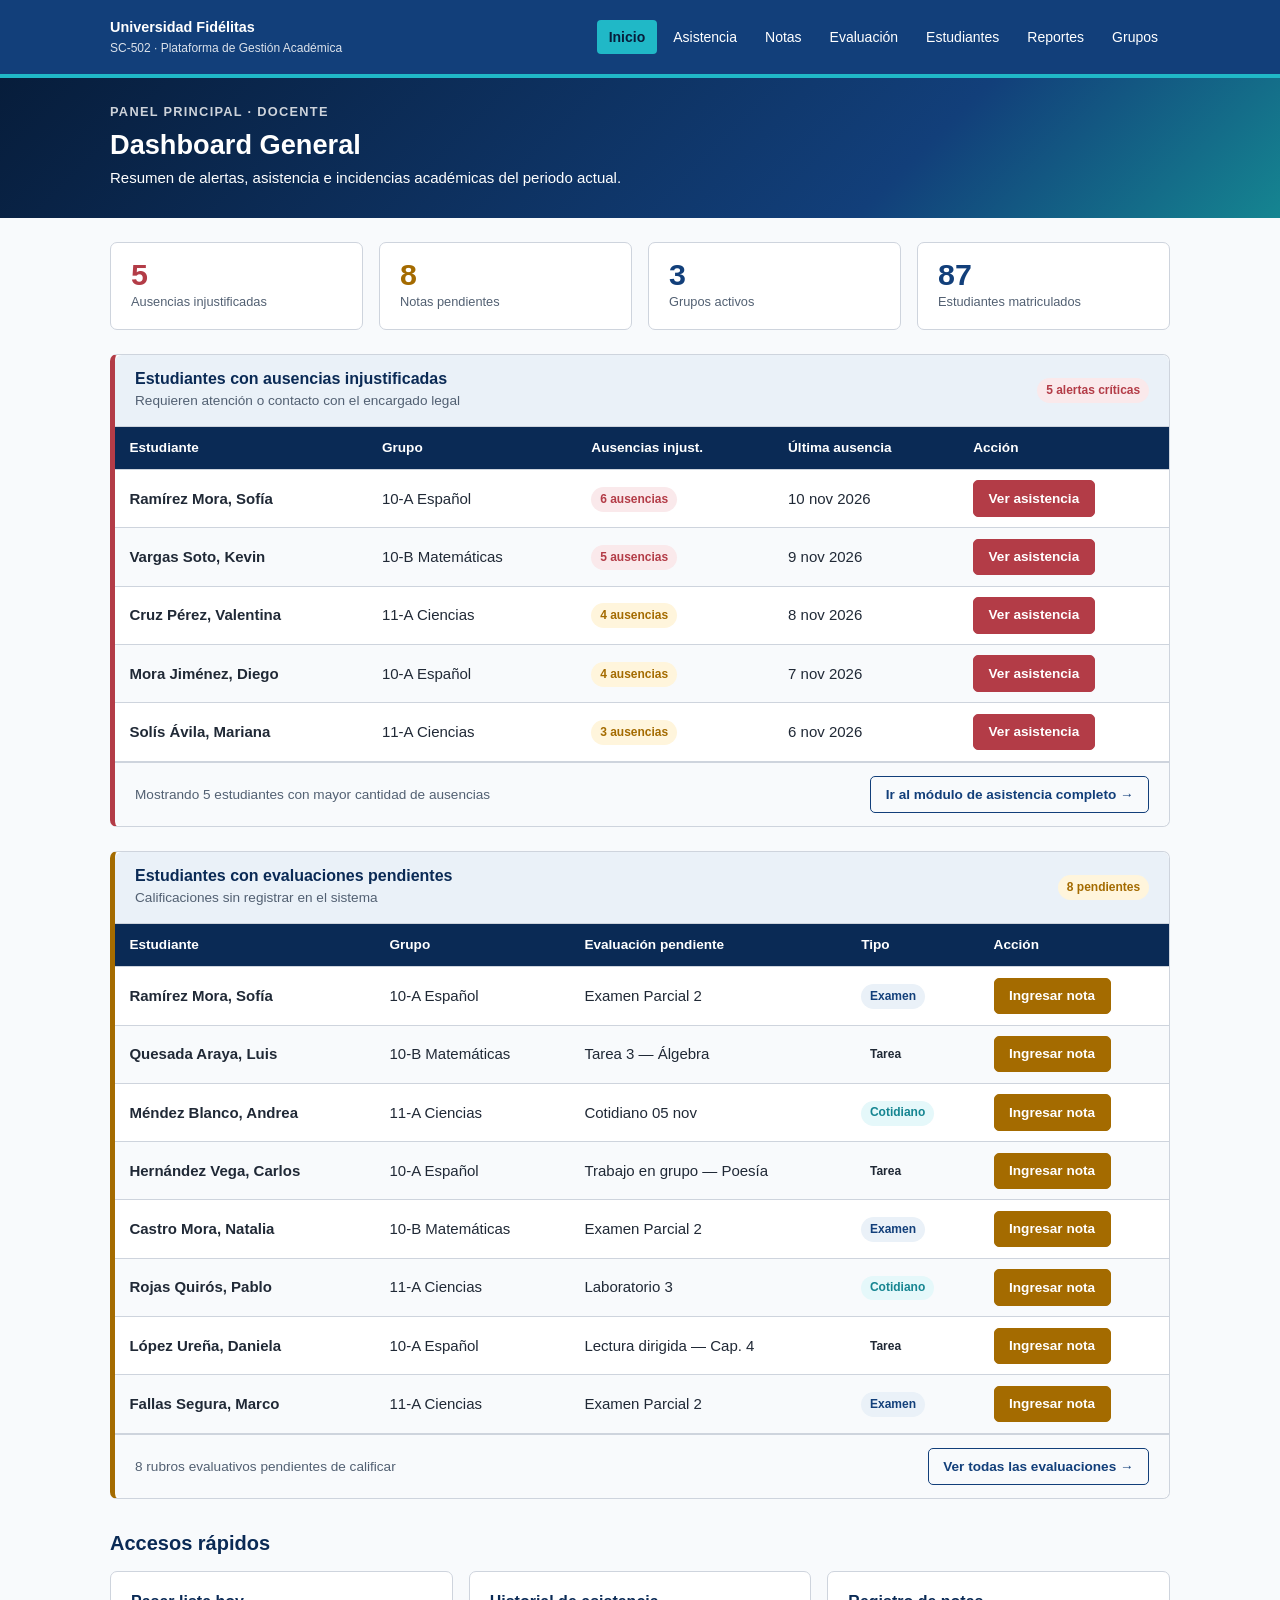
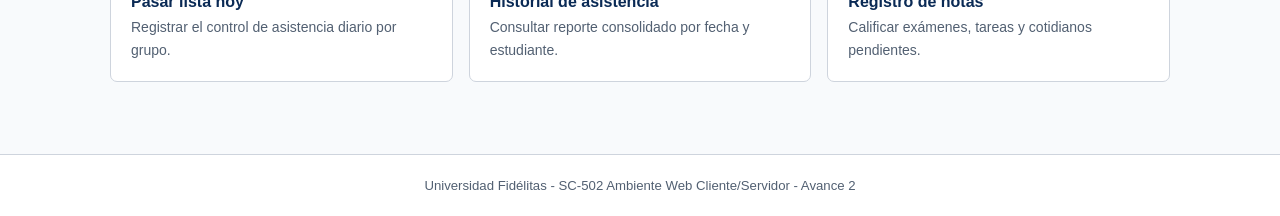
<file: index.html>
<!DOCTYPE html>
<html lang="es">
<head>
    <meta charset="UTF-8">
    <meta name="viewport" content="width=device-width, initial-scale=1.0">
    <title>Inicio — Dashboard | Plataforma Académica</title>
    <link rel="stylesheet" href="css/estilos.css">
</head>
<body>

<header class="encabezado">
    <div class="contenedor encabezado-inner">
        <p class="marca">
            Universidad Fidélitas
            <small>SC-502 · Plataforma de Gestión Académica</small>
        </p>
        <nav>
            <a href="index.html" class="activo" aria-current="page">Inicio</a>
            <a href="asistencia.html">Asistencia</a>
            <a href="notas.html">Notas</a>
                <a href="evaluacion.html">Evaluación</a>
            <a href="#">Estudiantes</a>
            <a href="reportes.html">Reportes</a>
            <a href="grupos.html">Grupos</a>
        </nav>
    </div>
</header>

<div class="hero">
    <div class="contenedor">
        <p class="subtitulo">Panel principal · Docente</p>
        <h1>Dashboard General</h1>
        <p>Resumen de alertas, asistencia e incidencias académicas del periodo actual.</p>
    </div>
</div>

<main>
    <div class="contenedor">

        <!-- Métricas Rápidas -->
        <div class="estadisticas">
            <div class="dato">
                <span class="numero" style="color:#b33c47;">5</span>
                <span class="etiqueta">Ausencias injustificadas</span>
            </div>
            <div class="dato">
                <span class="numero" style="color:#a46b00;">8</span>
                <span class="etiqueta">Notas pendientes</span>
            </div>
            <div class="dato">
                <span class="numero">3</span>
                <span class="etiqueta">Grupos activos</span>
            </div>
            <div class="dato">
                <span class="numero">87</span>
                <span class="etiqueta">Estudiantes matriculados</span>
            </div>
        </div>

        <!-- Alerta 1: Ausencias Injustificadas -->
        <div class="tarjeta" style="border-left: 5px solid #b33c47;">
            <div class="tarjeta-cabecera">
                <div>
                    <h2>Estudiantes con ausencias injustificadas</h2>
                    <span class="texto-muted" style="font-size:.85rem;">Requieren atención o contacto con el encargado legal</span>
                </div>
                <span class="insignia insignia-peligro">5 alertas críticas</span>
            </div>
            <div class="tabla-responsive">
                <table>
                    <thead>
                        <tr>
                            <th scope="col">Estudiante</th>
                            <th scope="col">Grupo</th>
                            <th scope="col">Ausencias injust.</th>
                            <th scope="col">Última ausencia</th>
                            <th scope="col">Acción</th>
                        </tr>
                    </thead>
                    <tbody>
                        <tr>
                            <td class="negrita">Ramírez Mora, Sofía</td>
                            <td>10-A Español</td>
                            <td><span class="insignia insignia-peligro">6 ausencias</span></td>
                            <td><time datetime="2026-11-10">10 nov 2026</time></td>
                            <td>
                                <a href="asistencia.html?grupo=10a#historial" 
                                   class="boton boton-peligro"
                                   aria-label="Ver historial de asistencia de Sofía Ramírez en 10-A Español">
                                    Ver asistencia
                                </a>
                            </td>
                        </tr>
                        <tr>
                            <td class="negrita">Vargas Soto, Kevin</td>
                            <td>10-B Matemáticas</td>
                            <td><span class="insignia insignia-peligro">5 ausencias</span></td>
                            <td><time datetime="2026-11-09">9 nov 2026</time></td>
                            <td>
                                <a href="asistencia.html?grupo=10b#historial" 
                                   class="boton boton-peligro"
                                   aria-label="Ver historial de asistencia de Kevin Vargas en 10-B Matemáticas">
                                    Ver asistencia
                                </a>
                            </td>
                        </tr>
                        <tr>
                            <td class="negrita">Cruz Pérez, Valentina</td>
                            <td>11-A Ciencias</td>
                            <td><span class="insignia insignia-aviso">4 ausencias</span></td>
                            <td><time datetime="2026-11-08">8 nov 2026</time></td>
                            <td>
                                <a href="asistencia.html?grupo=11a#historial" 
                                   class="boton boton-peligro"
                                   aria-label="Ver historial de asistencia de Valentina Cruz en 11-A Ciencias">
                                    Ver asistencia
                                </a>
                            </td>
                        </tr>
                        <tr>
                            <td class="negrita">Mora Jiménez, Diego</td>
                            <td>10-A Español</td>
                            <td><span class="insignia insignia-aviso">4 ausencias</span></td>
                            <td><time datetime="2026-11-07">7 nov 2026</time></td>
                            <td>
                                <a href="asistencia.html?grupo=10a#historial" 
                                   class="boton boton-peligro"
                                   aria-label="Ver historial de asistencia de Diego Mora en 10-A Español">
                                    Ver asistencia
                                </a>
                            </td>
                        </tr>
                        <tr>
                            <td class="negrita">Solís Ávila, Mariana</td>
                            <td>11-A Ciencias</td>
                            <td><span class="insignia insignia-aviso">3 ausencias</span></td>
                            <td><time datetime="2026-11-06">6 nov 2026</time></td>
                            <td>
                                <a href="asistencia.html?grupo=11a#historial" 
                                   class="boton boton-peligro"
                                   aria-label="Ver historial de asistencia de Mariana Solís en 11-A Ciencias">
                                    Ver asistencia
                                </a>
                            </td>
                        </tr>
                    </tbody>
                </table>
            </div>
            <div class="tarjeta-pie">
                <span class="texto-muted" style="font-size:.85rem;">Mostrando 5 estudiantes con mayor cantidad de ausencias</span>
                <a href="asistencia.html#historial" class="boton boton-contorno">Ir al módulo de asistencia completo →</a>
            </div>
        </div>

        <!-- Alerta 2: Notas Incompletas -->
        <div class="tarjeta" style="border-left: 5px solid #a46b00;">
            <div class="tarjeta-cabecera">
                <div>
                    <h2>Estudiantes con evaluaciones pendientes</h2>
                    <span class="texto-muted" style="font-size:.85rem;">Calificaciones sin registrar en el sistema</span>
                </div>
                <span class="insignia insignia-aviso">8 pendientes</span>
            </div>
            <div class="tabla-responsive">
                <table>
                    <thead>
                        <tr>
                            <th scope="col">Estudiante</th>
                            <th scope="col">Grupo</th>
                            <th scope="col">Evaluación pendiente</th>
                            <th scope="col">Tipo</th>
                            <th scope="col">Acción</th>
                        </tr>
                    </thead>
                    <tbody>
                        <tr>
                            <td class="negrita">Ramírez Mora, Sofía</td>
                            <td>10-A Español</td>
                            <td>Examen Parcial 2</td>
                            <td><span class="insignia insignia-primario">Examen</span></td>
                            <td><a href="#" class="boton boton-aviso">Ingresar nota</a></td>
                        </tr>
                        <tr>
                            <td class="negrita">Quesada Araya, Luis</td>
                            <td>10-B Matemáticas</td>
                            <td>Tarea 3 — Álgebra</td>
                            <td><span class="insignia">Tarea</span></td>
                            <td><a href="#" class="boton boton-aviso">Ingresar nota</a></td>
                        </tr>
                        <tr>
                            <td class="negrita">Méndez Blanco, Andrea</td>
                            <td>11-A Ciencias</td>
                            <td>Cotidiano 05 nov</td>
                            <td><span class="insignia insignia-acento">Cotidiano</span></td>
                            <td><a href="#" class="boton boton-aviso">Ingresar nota</a></td>
                        </tr>
                        <tr>
                            <td class="negrita">Hernández Vega, Carlos</td>
                            <td>10-A Español</td>
                            <td>Trabajo en grupo — Poesía</td>
                            <td><span class="insignia">Tarea</span></td>
                            <td><a href="#" class="boton boton-aviso">Ingresar nota</a></td>
                        </tr>
                        <tr>
                            <td class="negrita">Castro Mora, Natalia</td>
                            <td>10-B Matemáticas</td>
                            <td>Examen Parcial 2</td>
                            <td><span class="insignia insignia-primario">Examen</span></td>
                            <td><a href="#" class="boton boton-aviso">Ingresar nota</a></td>
                        </tr>
                        <tr>
                            <td class="negrita">Rojas Quirós, Pablo</td>
                            <td>11-A Ciencias</td>
                            <td>Laboratorio 3</td>
                            <td><span class="insignia insignia-acento">Cotidiano</span></td>
                            <td><a href="#" class="boton boton-aviso">Ingresar nota</a></td>
                        </tr>
                        <tr>
                            <td class="negrita">López Ureña, Daniela</td>
                            <td>10-A Español</td>
                            <td>Lectura dirigida — Cap. 4</td>
                            <td><span class="insignia">Tarea</span></td>
                            <td><a href="#" class="boton boton-aviso">Ingresar nota</a></td>
                        </tr>
                        <tr>
                            <td class="negrita">Fallas Segura, Marco</td>
                            <td>11-A Ciencias</td>
                            <td>Examen Parcial 2</td>
                            <td><span class="insignia insignia-primario">Examen</span></td>
                            <td><a href="#" class="boton boton-aviso">Ingresar nota</a></td>
                        </tr>
                    </tbody>
                </table>
            </div>
            <div class="tarjeta-pie">
                <span class="texto-muted" style="font-size:.85rem;">8 rubros evaluativos pendientes de calificar</span>
                <a href="#" class="boton boton-contorno">Ver todas las evaluaciones →</a>
            </div>
        </div>

        <!-- Accesos Rápidos -->
        <h2 style="margin-top:2rem;margin-bottom:1rem;">Accesos rápidos</h2>
        <div class="estadisticas">
            <a href="asistencia.html" class="tarjeta" style="text-decoration:none;color:inherit;padding:1.25rem;display:block;">
                <h3 style="margin-bottom:.3rem;"> Pasar lista hoy</h3>
                <p class="texto-muted" style="font-size:.875rem;margin:0;">Registrar el control de asistencia diario por grupo.</p>
            </a>
            <a href="asistencia.html#historial" class="tarjeta" style="text-decoration:none;color:inherit;padding:1.25rem;display:block;">
                <h3 style="margin-bottom:.3rem;"> Historial de asistencia</h3>
                <p class="texto-muted" style="font-size:.875rem;margin:0;">Consultar reporte consolidado por fecha y estudiante.</p>
            </a>
            <a href="#" class="tarjeta" style="text-decoration:none;color:inherit;padding:1.25rem;display:block;">
                <h3 style="margin-bottom:.3rem;"> Registro de notas</h3>
                <p class="texto-muted" style="font-size:.875rem;margin:0;">Calificar exámenes, tareas y cotidianos pendientes.</p>
            </a>
        </div>

    </div>
</main>

<footer class="pie">
    Universidad Fidélitas - SC-502 Ambiente Web Cliente/Servidor - Avance 2
</footer>

</body>
</html>
</file>
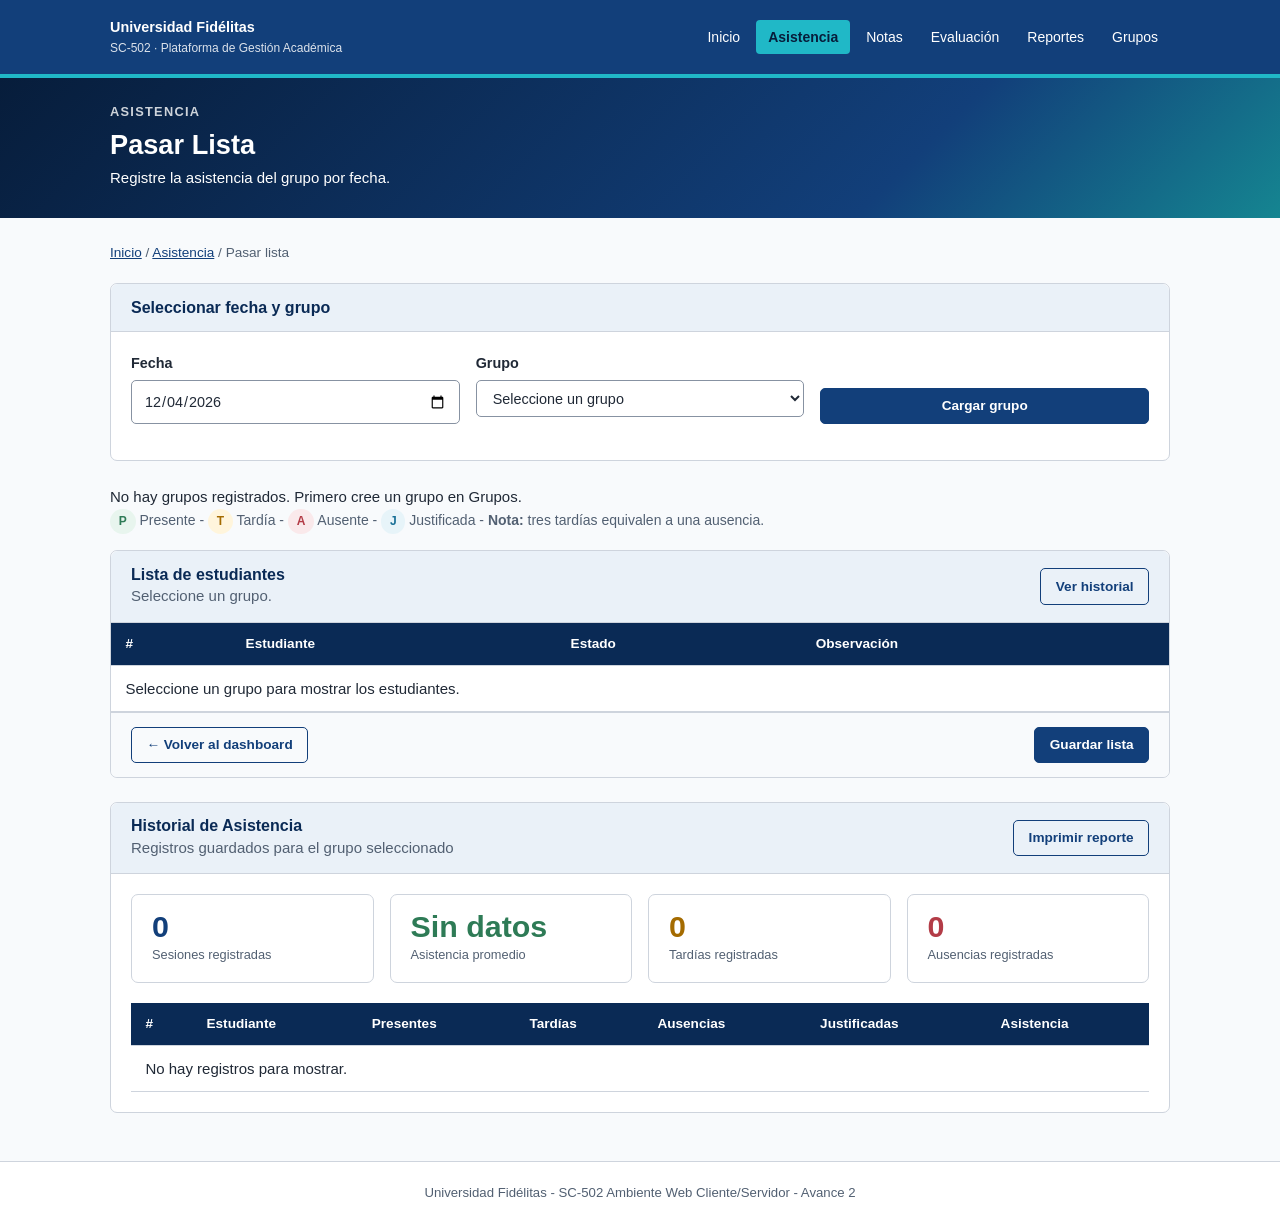
<file: asistencia.html>
<!DOCTYPE html>
<html lang="es">
<head>
    <meta charset="UTF-8">
    <meta name="viewport" content="width=device-width, initial-scale=1.0">
    <title>Asistencia — Pasar Lista | Plataforma Académica</title>
    <link rel="stylesheet" href="css/estilos.css">
</head>
<body>

<header class="encabezado">
    <div class="contenedor encabezado-inner">
        <p class="marca">
            Universidad Fidélitas
            <small>SC-502 · Plataforma de Gestión Académica</small>
        </p>
        <nav>
            <a href="index.html">Inicio</a>
            <a href="asistencia.html" class="activo">Asistencia</a>
            <a href="notas.html">Notas</a>
            <a href="evaluacion.html">Evaluación</a>
            <a href="reportes.html">Reportes</a>
            <a href="grupos.html">Grupos</a>
        </nav>
    </div>
</header>

<div class="hero">
    <div class="contenedor">
        <p class="subtitulo">Asistencia</p>
        <h1>Pasar Lista</h1>
        <p>Registre la asistencia del grupo por fecha.</p>
    </div>
</div>

<main>
    <div class="contenedor">

        <p class="migas">
            <a href="index.html">Inicio</a> /
            <a href="asistencia.html">Asistencia</a> /
            Pasar lista
        </p>

        <div class="tarjeta">
            <div class="tarjeta-cabecera">
                <h2>Seleccionar fecha y grupo</h2>
            </div>

            <div class="tarjeta-cuerpo">
                <div class="fila-formulario">
                    <div class="campo">
                        <label for="fecha">Fecha</label>
                        <input type="date" id="fecha">
                    </div>

                    <div class="campo">
                        <label for="grupo">Grupo</label>
                        <select id="grupo">
                            <option value="">Cargando grupos...</option>
                        </select>
                    </div>

                    <div class="campo" style="display:flex;align-items:flex-end;">
                        <button type="button" id="btnCargarGrupo"
                                class="boton boton-primario" style="width:100%;">
                            Cargar grupo
                        </button>
                    </div>
                </div>
            </div>
        </div>

        <div id="mensajeAsistencia" class="mensaje-aviso" role="status">
            Seleccione un grupo para cargar sus estudiantes.
        </div>

        <p style="font-size:.875rem;color:#526072;margin-bottom:1rem;">
            <span class="insignia insignia-exito">P</span> Presente -
            <span class="insignia insignia-aviso">T</span> Tardía -
            <span class="insignia insignia-peligro">A</span> Ausente -
            <span class="insignia insignia-info">J</span> Justificada -
            <strong>Nota:</strong> tres tardías equivalen a una ausencia.
        </p>

        <div class="tarjeta">
            <div class="tarjeta-cabecera">
                <div>
                    <h2 id="tituloGrupo">Lista de estudiantes</h2>
                    <span id="detalleGrupo" class="texto-muted">
                        Seleccione un grupo.
                    </span>
                </div>
                <a href="#historial" class="boton boton-contorno">
                    Ver historial
                </a>
            </div>

            <div class="tabla-responsive">
                <table>
                    <thead>
                        <tr>
                            <th>#</th>
                            <th>Estudiante</th>
                            <th>Estado</th>
                            <th>Observación</th>
                        </tr>
                    </thead>
                    <tbody id="tablaEstudiantesAsistencia">
                        <tr>
                            <td colspan="4">
                                Seleccione un grupo para mostrar los estudiantes.
                            </td>
                        </tr>
                    </tbody>
                </table>
            </div>

            <div class="tarjeta-pie">
                <a href="index.html" class="boton boton-contorno">
                    ← Volver al dashboard
                </a>

                <button type="button" id="btnGuardarAsistencia"
                        class="boton boton-primario" disabled>
                    Guardar lista
                </button>
            </div>
        </div>

        <div class="tarjeta" id="historial">
            <div class="tarjeta-cabecera">
                <div>
                    <h2>Historial de Asistencia</h2>
                    <span class="texto-muted">
                        Registros guardados para el grupo seleccionado
                    </span>
                </div>

                <button type="button" class="boton boton-contorno"
                        onclick="window.print()">
                    Imprimir reporte
                </button>
            </div>

            <div class="tarjeta-cuerpo">

                <div class="estadisticas" style="margin-bottom:1.25rem;">
                    <div class="dato">
                        <span class="numero" id="totalSesiones">0</span>
                        <span class="etiqueta">Sesiones registradas</span>
                    </div>

                    <div class="dato">
                        <span class="numero" id="promedioAsistencia"
                              style="color:#2e7b56;">Sin datos</span>
                        <span class="etiqueta">Asistencia promedio</span>
                    </div>

                    <div class="dato">
                        <span class="numero" id="totalTardias"
                              style="color:#a46b00;">0</span>
                        <span class="etiqueta">Tardías registradas</span>
                    </div>

                    <div class="dato">
                        <span class="numero" id="totalAusencias"
                              style="color:#b33c47;">0</span>
                        <span class="etiqueta">Ausencias registradas</span>
                    </div>
                </div>

                <div class="tabla-responsive">
                    <table>
                        <thead>
                            <tr>
                                <th>#</th>
                                <th>Estudiante</th>
                                <th>Presentes</th>
                                <th>Tardías</th>
                                <th>Ausencias</th>
                                <th>Justificadas</th>
                                <th>Asistencia</th>
                            </tr>
                        </thead>

                        <tbody id="tablaHistorialAsistencia">
                            <tr>
                                <td colspan="7">
                                    No hay registros para mostrar.
                                </td>
                            </tr>
                        </tbody>
                    </table>
                </div>

            </div>
        </div>

    </div>
</main>

<footer class="pie">
    Universidad Fidélitas - SC-502 Ambiente Web Cliente/Servidor - Avance 2
</footer>

<script src="js/datos.js"></script>
<script src="js/asistencia.js"></script>

</body>
</html>
</file>
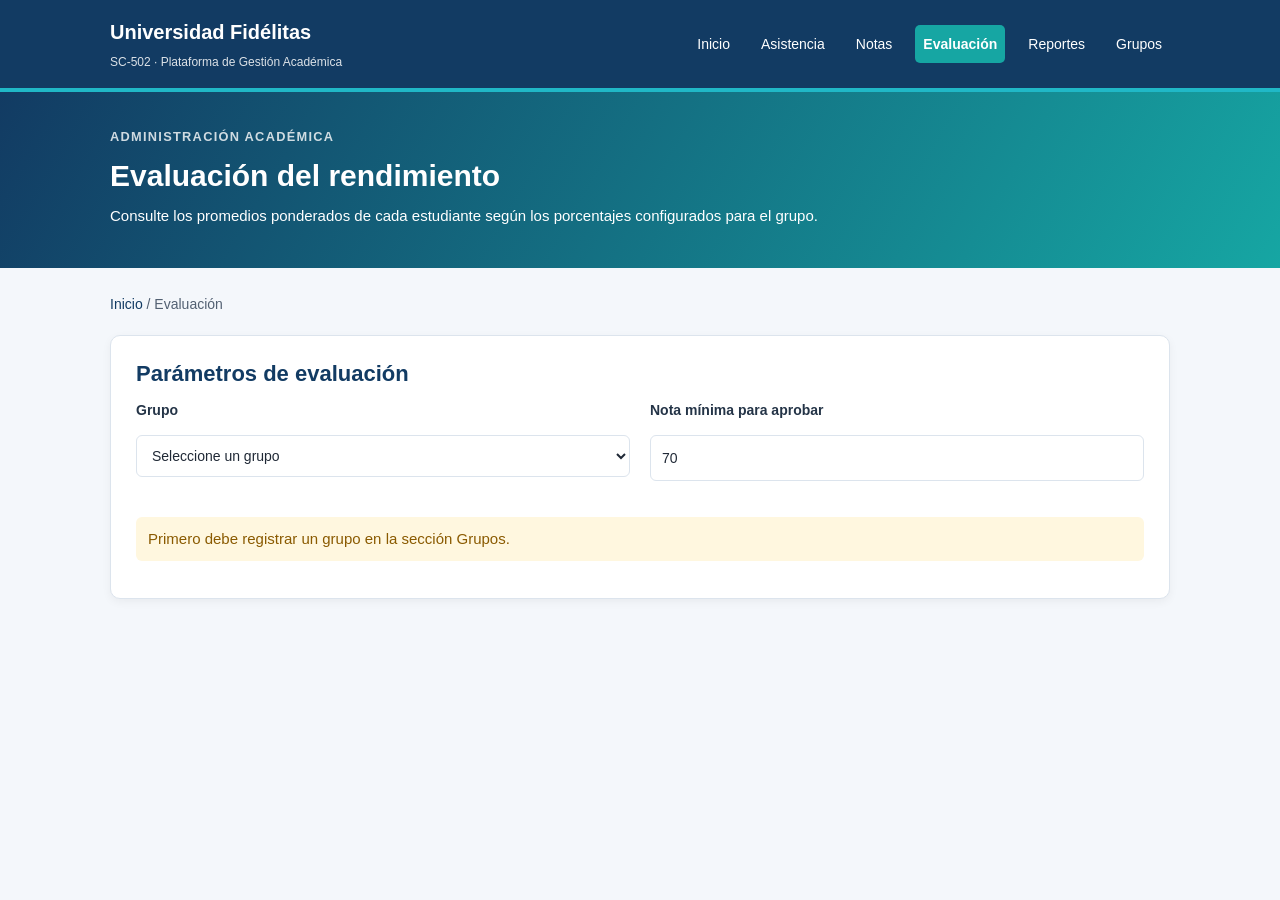
<file: evaluacion.html>
<!DOCTYPE html>
<html lang="es">
<head>
    <meta charset="UTF-8"><meta name="viewport" content="width=device-width, initial-scale=1.0">
    <title>Evaluación - Plataforma de Gestión Académica</title>
    <link rel="stylesheet" href="css/estilos.css"><link rel="stylesheet" href="css/modulos.css">
</head>
<body>
<header class="encabezado"><div class="contenedor encabezado-inner">
    <p class="marca">Universidad Fidélitas<small>SC-502 · Plataforma de Gestión Académica</small></p>
    <nav><a href="index.html">Inicio</a><a href="asistencia.html">Asistencia</a><a href="notas.html">Notas</a><a href="evaluacion.html" class="activo" aria-current="page">Evaluación</a><a href="reportes.html">Reportes</a><a href="grupos.html">Grupos</a></nav>
</div></header>
<section class="hero"><div class="contenedor"><p class="subtitulo">Administración académica</p><h1>Evaluación del rendimiento</h1><p>Consulte los promedios ponderados de cada estudiante según los porcentajes configurados para el grupo.</p></div></section>
<main class="contenedor">
    <p class="migas"><a href="index.html">Inicio</a> / Evaluación</p>
    <section class="tarjeta">
        <h2>Parámetros de evaluación</h2>
        <div class="form-grid">
            <div class="campo"><label for="selectGrupo">Grupo</label><select id="selectGrupo"><option value="">Seleccione un grupo</option></select></div>
            <div class="campo"><label for="notaMinima">Nota mínima para aprobar</label><input id="notaMinima" type="number" min="0" max="100" step="0.01" value="70"></div>
        </div>
        <p id="mensajeGeneral" role="status"></p>
    </section>
    <section class="tarjeta" id="seccionPesos" hidden>
        <h2>Distribución porcentual del grupo</h2>
        <div class="resumen-reportes">
            <div class="indicador"><h3>Cotidiano</h3><p id="pesoCotidiano">0%</p></div>
            <div class="indicador"><h3>Tareas</h3><p id="pesoTareas">0%</p></div>
            <div class="indicador"><h3>Exámenes</h3><p id="pesoExamenes">0%</p></div>
        </div>
        <p id="validacionPesos"></p>
    </section>
    <section class="tarjeta" id="seccionResultados" hidden>
        <div class="tarjeta-cabecera"><h2>Resultados por estudiante</h2><button type="button" class="boton boton-contorno" id="btnActualizar">Actualizar</button></div>
        <p>El promedio final se calcula cuando el estudiante tiene al menos una nota en cada categoría. Las categorías sin notas se muestran como pendientes y no se convierten automáticamente en cero.</p>
        <div class="tabla-responsive"><table>
            <thead><tr><th>Estudiante</th><th>Prom. cotidiano</th><th>Prom. tareas</th><th>Prom. exámenes</th><th>Nota final</th><th>Estado</th></tr></thead>
            <tbody id="tablaEvaluacion"></tbody>
        </table></div>
        <p id="sinEstudiantes" class="mensaje-vacio" hidden>El grupo no tiene estudiantes registrados.</p>
        <p id="sinNotas" class="mensaje-vacio" hidden>Todavía no hay notas registradas para este grupo. Registre las notas en la sección Notas.</p>
    </section>
</main>
<script src="js/datos.js"></script><script src="js/evaluacion.js"></script>
</body></html>
</file>
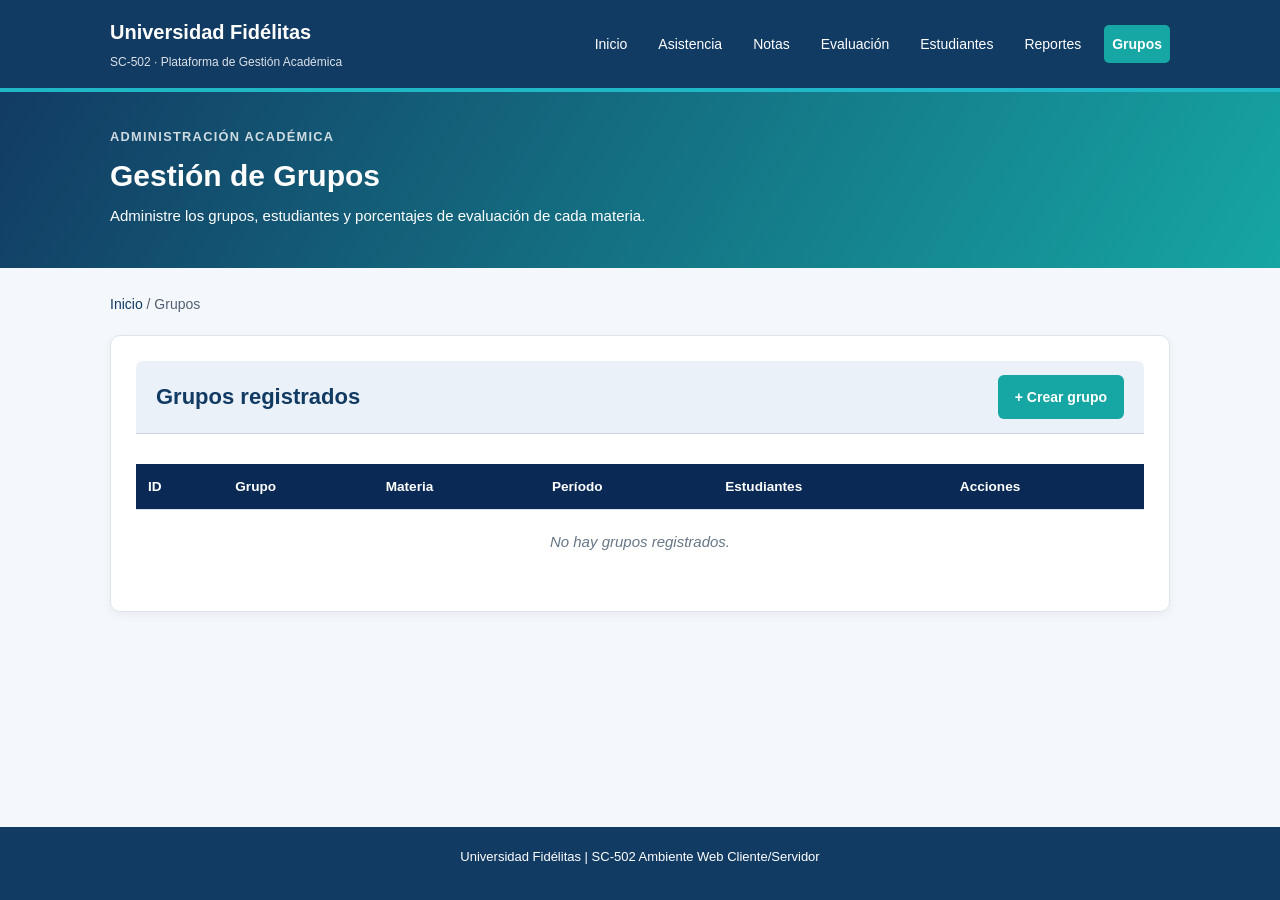
<file: grupos.html>
<!DOCTYPE html>
<html lang="es">

<head>
    <meta charset="UTF-8">
    <meta name="viewport" content="width=device-width, initial-scale=1.0">

    <title>Gestión de Grupos - Plataforma Académica</title>

    <link rel="stylesheet" href="css/estilos.css">
    <link rel="stylesheet" href="css/modulos.css">
</head>

<body>

    <!-- Encabezado principal -->
    <header class="encabezado">
        <div class="contenedor encabezado-inner">

            <p class="marca">
                Universidad Fidélitas
                <small>SC-502 · Plataforma de Gestión Académica</small>
            </p>

            <nav>
                <a href="index.html">Inicio</a>
                <a href="asistencia.html">Asistencia</a>
                <a href="notas.html">Notas</a>
                <a href="evaluacion.html">Evaluación</a>
                <a href="#">Estudiantes</a>
                <a href="reportes.html">Reportes</a>
                <a href="grupos.html" class="activo">Grupos</a>
            </nav>

        </div>
    </header>

    <!-- Título de la página -->
    <section class="hero">
        <div class="contenedor">
            <p class="subtitulo">Administración académica</p>
            <h1>Gestión de Grupos</h1>
            <p>
                Administre los grupos, estudiantes y porcentajes
                de evaluación de cada materia.
            </p>
        </div>
    </section>

    <main class="contenedor">

        <p class="migas">
            <a href="index.html">Inicio</a> / Grupos
        </p>

        <!-- Listado de grupos -->
        <section class="tarjeta">

            <div class="tarjeta-cabecera">
                <h2>Grupos registrados</h2>

                <button type="button"
                        class="boton boton-primario"
                        id="btnNuevoGrupo">
                    + Crear grupo
                </button>
            </div>

            <div class="tabla-responsive">

                <table>
                    <thead>
                        <tr>
                            <th>ID</th>
                            <th>Grupo</th>
                            <th>Materia</th>
                            <th>Período</th>
                            <th>Estudiantes</th>
                            <th>Acciones</th>
                        </tr>
                    </thead>

                    <tbody id="tablaGrupos">
                        <!-- JavaScript mostrará los grupos aquí -->
                    </tbody>
                </table>

            </div>

            <p id="sinGrupos" class="mensaje-vacio" hidden>
                No hay grupos registrados.
            </p>

        </section>

        <!-- Formulario para crear o editar grupos -->
        <section class="tarjeta" id="seccionFormulario" hidden>

            <h2 id="tituloFormulario">Registrar nuevo grupo</h2>

            <form id="formGrupo">

                <input type="hidden" id="idGrupo">

                <div class="form-grid">

                    <div class="campo">
                        <label for="nombreGrupo">
                            Nombre del grupo:
                        </label>

                        <input type="text"
                               id="nombreGrupo"
                               placeholder="Ejemplo: 10-A"
                               required>
                    </div>

                    <div class="campo">
                        <label for="materiaGrupo">
                            Materia:
                        </label>

                        <input type="text"
                               id="materiaGrupo"
                               placeholder="Ejemplo: Matemáticas"
                               required>
                    </div>

                    <div class="campo">
                        <label for="periodoGrupo">
                            Período lectivo:
                        </label>

                        <input type="text"
                               id="periodoGrupo"
                               placeholder="Ejemplo: 2026"
                               required>
                    </div>

                    <div class="campo">
                        <label for="horarioGrupo">
                            Horario:
                        </label>

                        <input type="text"
                               id="horarioGrupo"
                               placeholder="Ejemplo: Lunes 7:00 a.m.">
                    </div>

                </div>

                <h3>Porcentajes de evaluación</h3>

                <p>
                    Defina el peso de cada componente.
                    La suma debe ser igual al 100%.
                </p>

                <div class="form-grid">

                    <div class="campo">
                        <label for="porcentajeCotidiano">
                            Trabajo cotidiano (%):
                        </label>

                        <input type="number"
                               id="porcentajeCotidiano"
                               min="0"
                               max="100"
                               step="0.01"
                               required>
                    </div>

                    <div class="campo">
                        <label for="porcentajeTareas">
                            Tareas (%):
                        </label>

                        <input type="number"
                               id="porcentajeTareas"
                               min="0"
                               max="100"
                               step="0.01"
                               required>
                    </div>

                    <div class="campo">
                        <label for="porcentajeExamenes">
                            Exámenes (%):
                        </label>

                        <input type="number"
                               id="porcentajeExamenes"
                               min="0"
                               max="100"
                               step="0.01"
                               required>
                    </div>

                </div>

                <p>
                    <strong>
                        Total:
                        <span id="totalPorcentaje">0</span>%
                    </strong>
                </p>

                <p id="mensajePorcentaje" role="status"></p>

                <div class="acciones-formulario">

                    <button type="submit"
                            class="boton boton-primario">
                        Guardar grupo
                    </button>

                    <button type="button"
                            class="boton boton-contorno"
                            id="btnCancelarGrupo">
                        Cancelar
                    </button>

                </div>

            </form>

        </section>

        <!-- Administración de estudiantes -->
        <section class="tarjeta" id="seccionEstudiantes" hidden>

            <div class="tarjeta-cabecera">
                <h2>
                    Estudiantes del grupo:
                    <span id="nombreGrupoSeleccionado"></span>
                </h2>
            </div>

            <form id="formEstudiante">

                <input type="hidden" id="idEstudiante">

                <div class="form-grid">

                    <div class="campo">
                        <label for="nombreEstudiante">
                            Nombre:
                        </label>

                        <input type="text"
                               id="nombreEstudiante"
                               required>
                    </div>

                    <div class="campo">
                        <label for="apellidoEstudiante">
                            Apellidos:
                        </label>

                        <input type="text"
                               id="apellidoEstudiante"
                               required>
                    </div>

                    <div class="campo">
                        <label for="nombreEncargado">
                            Nombre del encargado:
                        </label>

                        <input type="text"
                               id="nombreEncargado"
                               required>
                    </div>

                    <div class="campo">
                        <label for="apellidoEncargado">
                            Apellidos del encargado:
                        </label>

                        <input type="text"
                               id="apellidoEncargado"
                               required>
                    </div>

                    <div class="campo">
                        <label for="correoEncargado">
                            Correo del encargado:
                        </label>

                        <input type="email"
                               id="correoEncargado"
                               placeholder="correo@ejemplo.com"
                               required>
                    </div>

                </div>

                <div class="acciones-formulario">

                    <button type="submit"
                            class="boton boton-primario"
                            id="btnGuardarEstudiante">
                        Guardar estudiante
                    </button>

                    <button type="button"
                            class="boton boton-contorno"
                            id="btnCancelarEstudiante">
                        Cancelar edición
                    </button>

                </div>

            </form>

            <h3>Listado de estudiantes</h3>

            <div class="tabla-responsive">

                <table>
                    <thead>
                        <tr>
                            <th>ID</th>
                            <th>Nombre completo</th>
                            <th>Encargado</th>
                            <th>Correo</th>
                            <th>Acciones</th>
                        </tr>
                    </thead>

                    <tbody id="tablaEstudiantes">
                        <!-- JavaScript mostrará los estudiantes -->
                    </tbody>
                </table>

            </div>

            <p id="sinEstudiantes" class="mensaje-vacio" hidden>
                Este grupo todavía no tiene estudiantes.
            </p>

            <button type="button"
                    class="boton boton-contorno"
                    id="btnCerrarEstudiantes">
                Volver a grupos
            </button>

        </section>

        <!-- Mensajes generales -->
        <p id="mensajeGeneral" role="status" aria-live="polite"></p>

    </main>

    <footer class="pie-pagina">
        <p>
            Universidad Fidélitas |
            SC-502 Ambiente Web Cliente/Servidor
        </p>
    </footer>

    <!-- Archivos JavaScript -->
    <script src="js/datos.js"></script>
    <script src="js/grupos.js"></script>

</body>
</html>
</file>
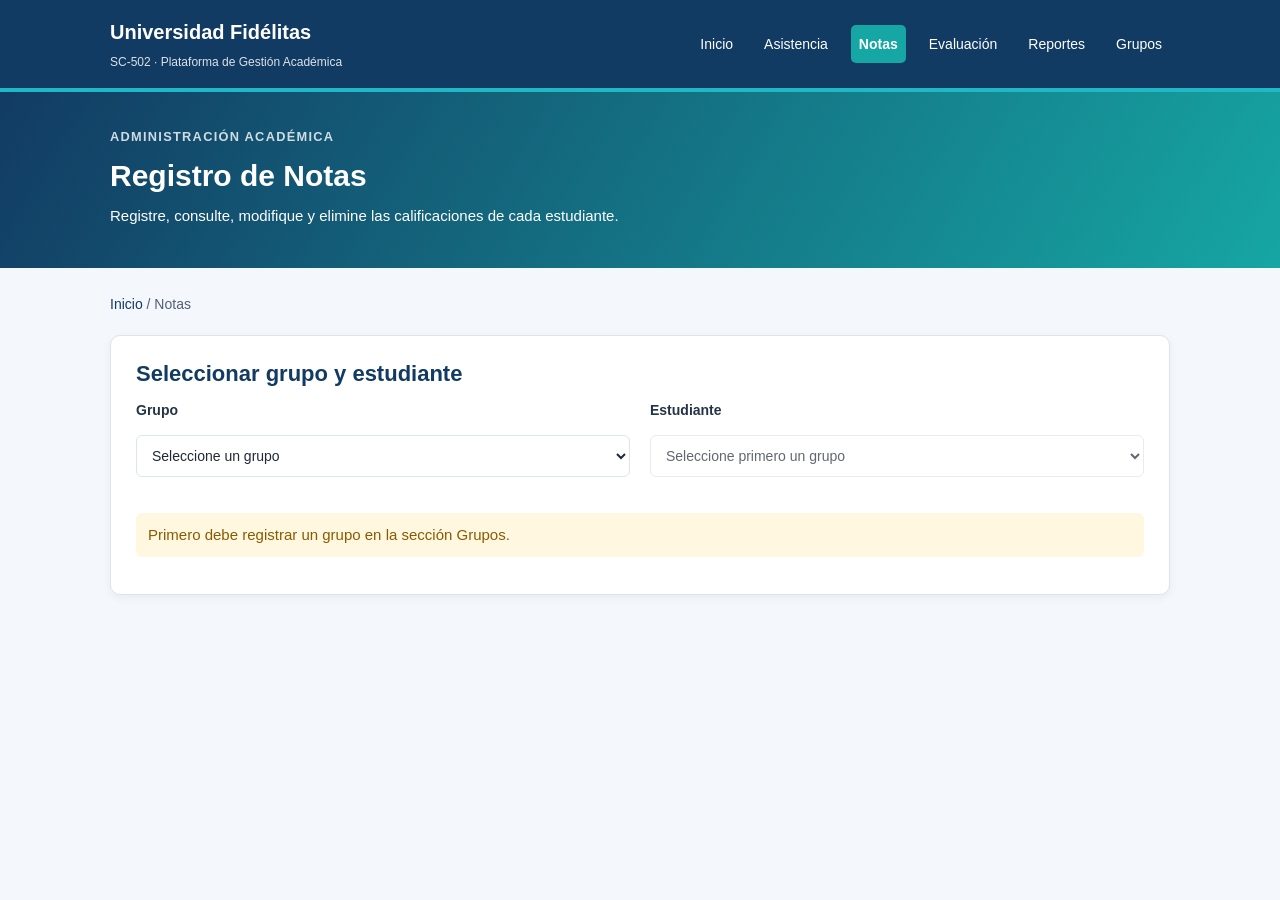
<file: notas.html>
<!DOCTYPE html>
<html lang="es">
<head>
    <meta charset="UTF-8">
    <meta name="viewport" content="width=device-width, initial-scale=1.0">
    <title>Notas - Plataforma de Gestión Académica</title>
    <link rel="stylesheet" href="css/estilos.css">
    <link rel="stylesheet" href="css/modulos.css">
</head>
<body>
<header class="encabezado">
    <div class="contenedor encabezado-inner">
        <p class="marca">Universidad Fidélitas<small>SC-502 · Plataforma de Gestión Académica</small></p>
        <nav>
            <a href="index.html">Inicio</a>
            <a href="asistencia.html">Asistencia</a>
            <a href="notas.html" class="activo" aria-current="page">Notas</a>
            <a href="evaluacion.html">Evaluación</a>
            <a href="reportes.html">Reportes</a>
            <a href="grupos.html">Grupos</a>
        </nav>
    </div>
</header>
<section class="hero"><div class="contenedor">
    <p class="subtitulo">Administración académica</p>
    <h1>Registro de Notas</h1>
    <p>Registre, consulte, modifique y elimine las calificaciones de cada estudiante.</p>
</div></section>
<main class="contenedor">
    <p class="migas"><a href="index.html">Inicio</a> / Notas</p>
    <section class="tarjeta">
        <h2>Seleccionar grupo y estudiante</h2>
        <div class="form-grid">
            <div class="campo"><label for="selectGrupo">Grupo</label><select id="selectGrupo" required><option value="">Seleccione un grupo</option></select></div>
            <div class="campo"><label for="selectEstudiante">Estudiante</label><select id="selectEstudiante" required disabled><option value="">Seleccione primero un grupo</option></select></div>
        </div>
        <p id="mensajeGeneral" role="status"></p>
    </section>
    <section class="tarjeta" id="seccionFormulario" hidden>
        <h2 id="tituloFormulario">Registrar calificación</h2>
        <form id="formCalificacion">
            <input type="hidden" id="idCalificacion">
            <div class="form-grid">
                <div class="campo"><label for="actividad">Nombre de la actividad</label><input id="actividad" type="text" maxlength="100" placeholder="Ej. Examen parcial 1" required></div>
                <div class="campo"><label for="categoria">Categoría</label><select id="categoria" required><option value="">Seleccione una categoría</option><option value="cotidiano">Cotidiano</option><option value="tareas">Tareas</option><option value="examenes">Exámenes</option></select></div>
                <div class="campo"><label for="nota">Nota (0 a 100)</label><input id="nota" type="number" min="0" max="100" step="0.01" placeholder="Ej. 85.5" required></div>
                <div class="campo"><label for="fecha">Fecha</label><input id="fecha" type="date" required></div>
            </div>
            <div class="acciones-formulario">
                <button type="submit" class="boton boton-primario" id="btnGuardar">Guardar calificación</button>
                <button type="button" class="boton boton-contorno" id="btnCancelar">Cancelar</button>
            </div>
        </form>
    </section>
    <section class="tarjeta" id="seccionListado" hidden>
        <div class="tarjeta-cabecera"><h2>Calificaciones registradas</h2><button type="button" class="boton boton-primario" id="btnNueva">Nueva calificación</button></div>
        <p id="datosSeleccion"></p>
        <div class="tabla-responsive"><table>
            <thead><tr><th>Actividad</th><th>Categoría</th><th>Nota</th><th>Fecha</th><th>Acciones</th></tr></thead>
            <tbody id="tablaNotas"></tbody>
        </table></div>
        <p id="sinNotas" class="mensaje-vacio" hidden>No hay calificaciones registradas para este estudiante.</p>
    </section>
</main>
<script src="js/datos.js"></script>
<script src="js/notas.js"></script>
</body>
</html>
</file>
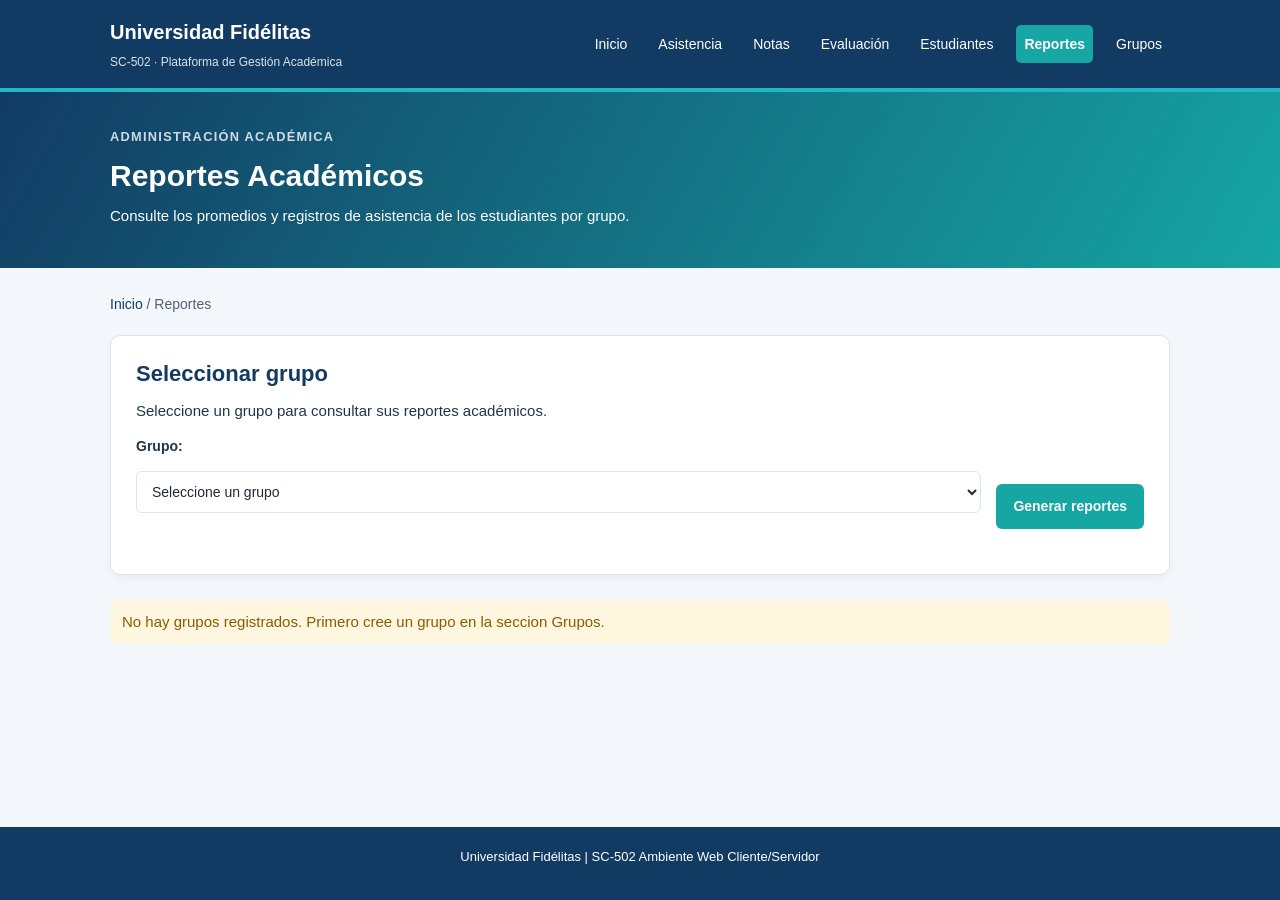
<file: reportes.html>
<!DOCTYPE html>
<html lang="es">

<head>
    <meta charset="UTF-8">
    <meta name="viewport" content="width=device-width, initial-scale=1.0">

    <title>Reportes - Plataforma Académica</title>

    <link rel="stylesheet" href="css/estilos.css">
    <link rel="stylesheet" href="css/modulos.css">
</head>

<body>

    <!-- Encabezado principal -->
    <header class="encabezado">
        <div class="contenedor encabezado-inner">

            <p class="marca">
                Universidad Fidélitas
                <small>SC-502 · Plataforma de Gestión Académica</small>
            </p>

            <nav>
                <a href="index.html">Inicio</a>
                <a href="asistencia.html">Asistencia</a>
                <a href="notas.html">Notas</a>
                <a href="evaluacion.html">Evaluación</a>
                <a href="#">Estudiantes</a>
                <a href="reportes.html" class="activo">Reportes</a>
                <a href="grupos.html">Grupos</a>
            </nav>

        </div>
    </header>

    <!-- Encabezado de la sección -->
    <section class="hero">
        <div class="contenedor">

            <p class="subtitulo">Administración académica</p>

            <h1>Reportes Académicos</h1>

            <p>
                Consulte los promedios y registros de asistencia
                de los estudiantes por grupo.
            </p>

        </div>
    </section>

    <main class="contenedor">

        <p class="migas">
            <a href="index.html">Inicio</a> / Reportes
        </p>

        <!-- Selección de grupo -->
        <section class="tarjeta">

            <h2>Seleccionar grupo</h2>

            <p>
                Seleccione un grupo para consultar
                sus reportes académicos.
            </p>

            <div class="filtros-reportes">

                <div class="campo">

                    <label for="selectGrupo">
                        Grupo:
                    </label>

                    <select id="selectGrupo" required>
                        <option value="">
                            Seleccione un grupo
                        </option>
                    </select>

                </div>

                <button type="button" class="boton boton-primario" id="btnGenerarReportes">
                    Generar reportes
                </button>

            </div>

        </section>

        <!-- Resumen general del grupo -->
        <section class="tarjeta" id="seccionResumen" hidden>

            <h2>
                Resumen del grupo:
                <span id="nombreGrupoReporte"></span>
            </h2>

            <p>
                Materia:
                <strong id="materiaReporte"></strong>
            </p>

            <p>
                Período:
                <strong id="periodoReporte"></strong>
            </p>

            <div class="resumen-reportes">

                <div class="indicador">

                    <h3>Total de estudiantes</h3>

                    <p id="totalEstudiantesReporte">
                        0
                    </p>

                </div>

                <div class="indicador">

                    <h3>Promedio general</h3>

                    <p id="promedioGeneralReporte">
                        --
                    </p>

                </div>

                <div class="indicador">

                    <h3>Porcentaje de asistencia</h3>

                    <p id="porcentajeAsistenciaReporte">
                        --
                    </p>

                </div>

            </div>

        </section>

        <!-- Reporte de calificaciones -->
        <section class="tarjeta" id="seccionCalificaciones" hidden>

            <div class="tarjeta-cabecera">

                <h2>Reporte de calificaciones</h2>

                <button type="button" class="boton boton-primario" id="btnExportarCalificaciones">
                    Descargar CSV
                </button>

            </div>

            <p>
                Este reporte muestra las calificaciones
                y el promedio final de cada estudiante.
            </p>

            <p>
                <strong>Porcentajes de evaluación:</strong>

                Cotidiano:
                <span id="pesoCotidiano">0</span>%

                | Tareas:
                <span id="pesoTareas">0</span>%

                | Exámenes:
                <span id="pesoExamenes">0</span>%
            </p>

            <div class="tabla-responsive">

                <table>

                    <thead>
                        <tr>
                            <th>N.º</th>
                            <th>Estudiante</th>
                            <th>Cotidiano</th>
                            <th>Tareas</th>
                            <th>Exámenes</th>
                            <th>Promedio final</th>
                            <th>Estado</th>
                        </tr>
                    </thead>

                    <tbody id="tablaCalificaciones">
                        <!-- JavaScript mostrará las notas -->
                    </tbody>

                </table>

            </div>

            <p id="sinCalificaciones" class="mensaje-vacio" hidden>
                No hay información de calificaciones
                para mostrar.
            </p>

            <div class="acciones-reportes">

                <button type="button" class="boton boton-contorno" id="btnActualizarCalificaciones">
                    Actualizar calificaciones
                </button>

            </div>

        </section>

        <!-- Reporte de asistencia -->
        <section class="tarjeta" id="seccionAsistencia" hidden>

            <div class="tarjeta-cabecera">

                <h2>Reporte de asistencia</h2>

                <button type="button" class="boton boton-primario" id="btnExportarAsistencia">
                    Descargar CSV
                </button>

            </div>

            <p>
                Este reporte presenta el resumen de
                asistencia de cada estudiante del grupo.
            </p>

            <div class="tabla-responsive">

                <table>


                    <thead>
                        <tr>
                            <th>N.º</th>
                            <th>Estudiante</th>
                            <th>Presentes</th>
                            <th>Ausencias</th>
                            <th>Tardías</th>
                            <th>Justificadas</th>
                            <th>Ausencias equivalentes</th>
                            <th>% Asistencia</th>
                        </tr>
                    </thead>


                    <tbody id="tablaAsistencia">
                        <!-- JavaScript mostrará la asistencia -->
                    </tbody>

                </table>

            </div>

            <p id="sinAsistencia" class="mensaje-vacio" hidden>
                No hay información de asistencia
                para mostrar.
            </p>

            <div class="acciones-reportes">

                <button type="button" class="boton boton-contorno" id="btnActualizarAsistencia">
                    Actualizar asistencia
                </button>

            </div>

        </section>

        <!-- Mensajes generales -->
        <p id="mensajeReportes" role="status" aria-live="polite"></p>

    </main>

    <!-- Pie de página -->
    <footer class="pie-pagina">

        <p>
            Universidad Fidélitas |
            SC-502 Ambiente Web Cliente/Servidor
        </p>

    </footer>

    <!-- Archivos JavaScript -->
    <script src="js/datos.js"></script>
    <script src="js/reportes.js"></script>

</body>

</html>
</file>
<file: css/estilos.css>
* {
    box-sizing: border-box;
}

body {
    margin: 0;
    font-family: Arial, sans-serif;
    font-size: 15px;
    line-height: 1.6;
    color: #202936;
    background: #f8fafc;
    display: flex;
    flex-direction: column;
    min-height: 100vh;
}

h1, h2, h3 { margin: 0 0 .75rem; color: #0a2a55; line-height: 1.2; }
h1 { font-size: 1.7rem; }
h2 { font-size: 1.25rem; }
h3 { font-size: 1rem; }
p  { margin: 0 0 .75rem; }
a  { color: #123f7a; }

.contenedor {
    width: 92%;
    max-width: 1060px;
    margin: 0 auto;
}

.encabezado {
    background: #123f7a;
    border-bottom: 4px solid #20b8c7;
    padding: 1rem 0;
    color: #fff;
}

.encabezado-inner {
    display: flex;
    align-items: center;
    justify-content: space-between;
    gap: 1rem;
    flex-wrap: wrap;
}

.marca { font-weight: 700; font-size: .9rem; margin: 0; color: #fff; }
.marca small { display: block; font-size: .75rem; font-weight: 400; opacity: .85; }

nav { display: flex; gap: .25rem; flex-wrap: wrap; }

nav a {
    display: inline-block;
    padding: .35rem .75rem;
    border-radius: 4px;
    color: #fff;
    text-decoration: none;
    font-size: .875rem;
}

nav a:hover { background: rgba(255,255,255,.15); }
nav a.activo { background: #20b8c7; color: #071d3b; font-weight: 700; }

.hero {
    background: linear-gradient(135deg, #071d3b, #123f7a 70%, #158591);
    color: #fff;
    padding: 1.5rem 0;
}

.hero h1, .hero p { color: #fff; margin-bottom: .25rem; }
.hero .subtitulo { font-size: .8rem; font-weight: 700; letter-spacing: .1em; text-transform: uppercase; opacity: .8; margin-bottom: .4rem; }

main { flex: 1; padding: 1.5rem 0; }

.tarjeta {
    background: #fff;
    border: 1px solid #ced4dd;
    border-radius: 7px;
    margin-bottom: 1.5rem;
}

.tarjeta-cabecera {
    display: flex;
    align-items: center;
    justify-content: space-between;
    gap: 1rem;
    flex-wrap: wrap;
    padding: .85rem 1.25rem;
    border-bottom: 1px solid #ced4dd;
    background: #eaf1f8;
    border-radius: 7px 7px 0 0;
}

.tarjeta-cabecera h2 { margin: 0; font-size: 1rem; }
.tarjeta-cuerpo { padding: 1.25rem; }
.tarjeta-pie {
    padding: .85rem 1.25rem;
    border-top: 1px solid #ced4dd;
    background: #f8fafc;
    border-radius: 0 0 7px 7px;
    display: flex;
    gap: .75rem;
    flex-wrap: wrap;
    align-items: center;
    justify-content: space-between;
}

.estadisticas {
    display: grid;
    grid-template-columns: repeat(auto-fit, minmax(180px, 1fr));
    gap: 1rem;
    margin-bottom: 1.5rem;
}

.dato {
    background: #fff;
    border: 1px solid #ced4dd;
    border-radius: 7px;
    padding: 1rem 1.25rem;
}

.dato .numero { display: block; font-size: 1.9rem; font-weight: 800; color: #123f7a; line-height: 1; }
.dato .etiqueta { font-size: .8rem; color: #526072; margin-top: .2rem; }

.tabla-responsive { overflow-x: auto; }

table { width: 100%; border-collapse: collapse; background: #fff; }
th, td { padding: .65rem .9rem; text-align: left; border-bottom: 1px solid #ced4dd; vertical-align: middle; }
thead th { background: #0a2a55; color: #fff; font-size: .85rem; }
tbody tr:hover { background: #eaf1f8; }
tbody tr:nth-child(even) { background: #f8fafc; }
tbody tr:nth-child(even):hover { background: #eaf1f8; }

.boton {
    display: inline-block;
    padding: .4rem .9rem;
    border: 1px solid #123f7a;
    border-radius: 5px;
    font: inherit;
    font-size: .85rem;
    font-weight: 700;
    cursor: pointer;
    text-decoration: none;
    white-space: nowrap;
}

.boton-primario { background: #123f7a; color: #fff; }
.boton-primario:hover { background: #0a2a55; color: #fff; }
.boton-peligro { background: #b33c47; border-color: #b33c47; color: #fff; }
.boton-peligro:hover { background: #8c2e38; }
.boton-aviso { background: #a46b00; border-color: #a46b00; color: #fff; }
.boton-aviso:hover { background: #7f5200; }
.boton-contorno { background: transparent; color: #123f7a; }
.boton-contorno:hover { background: #eaf1f8; }

.insignia {
    display: inline-block;
    padding: .18rem .55rem;
    border-radius: 999px;
    font-size: .75rem;
    font-weight: 700;
}

.insignia-peligro   { background: #fae9eb; color: #b33c47; }
.insignia-aviso     { background: #fff5dc; color: #a46b00; }
.insignia-exito     { background: #e8f5ee; color: #2e7b56; }
.insignia-info      { background: #e7f4f9; color: #176f96; }
.insignia-primario  { background: #eaf1f8; color: #123f7a; }
.insignia-acento    { background: #e5f8fa; color: #158591; }

.alerta {
    padding: .85rem 1.1rem;
    border-radius: 6px;
    border-left: 5px solid;
    margin-bottom: 1rem;
}
.alerta-aviso  { background: #fff5dc; border-color: #a46b00; }
.alerta-peligro { background: #fae9eb; border-color: #b33c47; }
.alerta-exito  { background: #e8f5ee; border-color: #2e7b56; }

.fila-formulario { display: flex; gap: 1rem; flex-wrap: wrap; }
.campo { flex: 1 1 180px; margin-bottom: 1rem; }
label { display: block; font-weight: 700; margin-bottom: .3rem; font-size: .9rem; }
input[type="text"], input[type="date"], input[type="number"], select, textarea {
    width: 100%;
    padding: .55rem .75rem;
    border: 1px solid #8792a2;
    border-radius: 5px;
    font: inherit;
    font-size: .9rem;
    background: #fff;
    color: #202936;
}
input:focus, select:focus { outline: 2px solid #20b8c7; border-color: #20b8c7; }

.grupo-asistencia { display: inline-flex; gap: 3px; }
.grupo-asistencia input[type="radio"] { display: none; }

.grupo-asistencia label {
    display: inline-block;
    width: 2rem;
    padding: .28rem 0;
    border: 2px solid #ced4dd;
    border-radius: 4px;
    font-size: .78rem;
    font-weight: 700;
    text-align: center;
    cursor: pointer;
    margin: 0;
    background: #fff;
    color: #526072;
    letter-spacing: .03em;
}

.grupo-asistencia label:hover { border-color: #8792a2; }

.grupo-asistencia input[value="P"]:checked + label { background: #2e7b56; border-color: #2e7b56; color: #fff; }
.grupo-asistencia input[value="T"]:checked + label { background: #a46b00; border-color: #a46b00; color: #fff; }
.grupo-asistencia input[value="A"]:checked + label { background: #b33c47; border-color: #b33c47; color: #fff; }
.grupo-asistencia input[value="J"]:checked + label { background: #176f96; border-color: #176f96; color: #fff; }

.barra-filtros {
    background: #fff;
    border: 1px solid #ced4dd;
    border-radius: 7px;
    padding: 1rem 1.25rem;
    margin-bottom: 1.5rem;
    display: flex;
    gap: 1rem;
    flex-wrap: wrap;
    align-items: flex-end;
}

.barra-filtros .campo { margin-bottom: 0; }

.pie {
    padding: 1.25rem;
    text-align: center;
    font-size: .825rem;
    color: #526072;
    border-top: 1px solid #ced4dd;
    background: #fff;
}

.texto-muted  { color: #526072; }
.texto-centro { text-align: center; }
.negrita      { font-weight: 700; }
.fila-acciones { display: flex; gap: .5rem; flex-wrap: wrap; align-items: center; }
.separador    { border: 0; border-top: 1px solid #ced4dd; margin: 1.25rem 0; }
.migas { font-size: .85rem; color: #526072; margin-bottom: 1.25rem; }
.migas a { color: #123f7a; }

@media (max-width: 600px) {
    .fila-formulario, .estadisticas { display: block; }
    .campo { width: 100%; }
    nav { gap: .15rem; }
}
</file>
<file: css/modulos.css>
/* ==========================================
   ESTILOS PARA GRUPOS Y REPORTES
   Proyecto SC-502
   ========================================== */

/* Colores principales */
:root {
    --modulo-azul: #123b63;
    --modulo-turquesa: #16a6a3;
    --modulo-fondo: #f4f7fb;
    --modulo-blanco: #ffffff;
    --modulo-texto: #243447;
    --modulo-borde: #dce4ed;
    --modulo-rojo: #c0392b;
    --modulo-verde: #218653;
}

/* Ajustes generales */
* {
    box-sizing: border-box;
}

body {
    margin: 0;
    color: var(--modulo-texto);
    background-color: var(--modulo-fondo);
    font-family: Arial, Helvetica, sans-serif;
}

main.contenedor {
    padding-top: 25px;
    padding-bottom: 50px;
}

/* Encabezado */
.encabezado {
    background-color: var(--modulo-azul);
    color: var(--modulo-blanco);
}

.encabezado-inner {
    display: flex;
    justify-content: space-between;
    align-items: center;
    gap: 20px;
    flex-wrap: wrap;
}

.marca {
    font-size: 20px;
    font-weight: bold;
    margin: 0;
}

.marca small {
    display: block;
    font-size: 12px;
    font-weight: normal;
    margin-top: 5px;
}

.encabezado nav {
    display: flex;
    gap: 15px;
    flex-wrap: wrap;
}

.encabezado nav a {
    color: var(--modulo-blanco);
    text-decoration: none;
    font-size: 14px;
    padding: 8px;
    border-radius: 5px;
}

.encabezado nav a:hover,
.encabezado nav a.activo {
    background-color: var(--modulo-turquesa);
}

/* Título principal */
.hero {
    background: linear-gradient(
        120deg,
        var(--modulo-azul),
        var(--modulo-turquesa)
    );

    color: var(--modulo-blanco);
    padding: 35px 0;
}

.hero h1 {
    margin: 10px 0;
    font-size: 30px;
}

.hero p {
    margin-bottom: 5px;
}

.subtitulo {
    font-size: 13px;
    text-transform: uppercase;
    letter-spacing: 1px;
}

/* Ruta de navegación */
.migas {
    font-size: 14px;
    margin-bottom: 20px;
}

.migas a {
    color: var(--modulo-azul);
    text-decoration: none;
}

/* Tarjetas */
.tarjeta {
    background-color: var(--modulo-blanco);
    border: 1px solid var(--modulo-borde);
    border-radius: 10px;
    padding: 25px;
    margin-bottom: 25px;
    box-shadow: 0 3px 10px rgba(0, 0, 0, 0.05);
}

.tarjeta h2 {
    color: var(--modulo-azul);
    font-size: 22px;
    margin-top: 0;
}

.tarjeta h3 {
    color: var(--modulo-azul);
    font-size: 18px;
    margin-top: 25px;
}

.tarjeta-cabecera {
    display: flex;
    justify-content: space-between;
    align-items: center;
    flex-wrap: wrap;
    gap: 15px;
    margin-bottom: 20px;
}

.tarjeta-cabecera h2 {
    margin: 0;
}

/* Formularios */
.form-grid {
    display: grid;
    grid-template-columns: repeat(2, 1fr);
    gap: 20px;
    margin-bottom: 20px;
}

.campo {
    display: flex;
    flex-direction: column;
    gap: 8px;
}

.campo label {
    font-weight: bold;
    font-size: 14px;
}

.campo input,
.campo select,
.campo textarea {
    width: 100%;
    padding: 11px;
    font-size: 14px;
    border: 1px solid var(--modulo-borde);
    border-radius: 6px;
    background-color: var(--modulo-blanco);
}

.campo input:focus,
.campo select:focus,
.campo textarea:focus {
    outline: 2px solid var(--modulo-turquesa);
    border-color: var(--modulo-turquesa);
}

/* Botones */
.boton {
    display: inline-block;
    padding: 10px 16px;
    border-radius: 6px;
    border: 1px solid transparent;
    font-size: 14px;
    font-weight: bold;
    cursor: pointer;
    text-decoration: none;
    transition: background-color 0.2s;
}

.boton-primario {
    background-color: var(--modulo-turquesa);
    color: var(--modulo-blanco);
}

.boton-primario:hover {
    background-color: #118784;
}

.boton-contorno {
    background-color: var(--modulo-blanco);
    border-color: var(--modulo-azul);
    color: var(--modulo-azul);
}

.boton-contorno:hover {
    background-color: #eaf1f8;
}

.boton-peligro {
    background-color: var(--modulo-rojo);
    color: var(--modulo-blanco);
}

.boton-peligro:hover {
    background-color: #a93226;
}

.acciones-formulario {
    display: flex;
    flex-wrap: wrap;
    gap: 10px;
    margin-top: 20px;
}

.boton:disabled {
    opacity: 0.5;
    cursor: not-allowed;
}

/* Tablas */
.tabla-responsive {
    width: 100%;
    overflow-x: auto;
}

table {
    width: 100%;
    border-collapse: collapse;
    margin-top: 10px;
    font-size: 14px;
}

thead {
    background-color: var(--modulo-azul);
    color: var(--modulo-blanco);
}

th,
td {
    padding: 12px;
    border-bottom: 1px solid var(--modulo-borde);
    text-align: left;
    vertical-align: middle;
}

tbody tr:hover {
    background-color: #f1f7fa;
}

td .boton {
    margin: 3px;
    padding: 7px 10px;
    font-size: 12px;
}

/* Mensajes */
.mensaje-vacio {
    text-align: center;
    color: #667788;
    padding: 20px;
    font-style: italic;
}

.mensaje-exito {
    color: var(--modulo-verde);
    font-weight: bold;
    margin-top: 15px;
}

.mensaje-error {
    color: var(--modulo-rojo);
    font-weight: bold;
    margin-top: 15px;
}

.mensaje-info {
    color: var(--modulo-azul);
    font-weight: bold;
    margin-top: 15px;
}

/* Reportes */
.filtros-reportes {
    display: flex;
    flex-wrap: wrap;
    align-items: end;
    gap: 15px;
    margin-bottom: 20px;
}

.filtros-reportes .campo {
    flex: 1;
    min-width: 200px;
}

.resumen-reportes {
    display: grid;
    grid-template-columns: repeat(3, 1fr);
    gap: 15px;
    margin-bottom: 25px;
}

.indicador {
    background-color: #edf7f7;
    border: 1px solid var(--modulo-borde);
    border-radius: 8px;
    padding: 20px;
    text-align: center;
}

.indicador h3 {
    margin: 0 0 10px;
    font-size: 14px;
    color: var(--modulo-azul);
}

.indicador p {
    font-size: 26px;
    font-weight: bold;
    color: var(--modulo-turquesa);
    margin: 0;
}

.acciones-reportes {
    display: flex;
    flex-wrap: wrap;
    gap: 10px;
    margin-top: 20px;
}

/* Pie de página */
.pie-pagina {
    text-align: center;
    padding: 20px;
    background-color: var(--modulo-azul);
    color: var(--modulo-blanco);
    font-size: 13px;
}

/* Los elementos ocultos no deben mostrarse */
[hidden] {
    display: none !important;
}

/* Adaptación para celulares */
@media (max-width: 768px) {

    .encabezado-inner {
        flex-direction: column;
        align-items: flex-start;
    }

    .encabezado nav {
        gap: 5px;
    }

    .hero h1 {
        font-size: 25px;
    }

    .tarjeta {
        padding: 15px;
    }

    .form-grid {
        grid-template-columns: 1fr;
    }

    .resumen-reportes {
        grid-template-columns: 1fr;
    }

    .tarjeta-cabecera {
        align-items: flex-start;
        flex-direction: column;
    }

    .filtros-reportes {
        flex-direction: column;
        align-items: stretch;
    }

    th,
    td {
        padding: 9px;
        font-size: 12px;
    }
}

/* Mensajes y acciones de los módulos de Notas y Evaluación */
.mensaje-aviso { color: #8a5a00; background: #fff7df; padding: 10px 12px; border-radius: 6px; }
.mensaje-exito { color: var(--modulo-verde); }
.mensaje-error { color: var(--modulo-rojo); }
#tablaNotas .boton, #tablaEvaluacion .boton { margin: 2px; }
</file>
